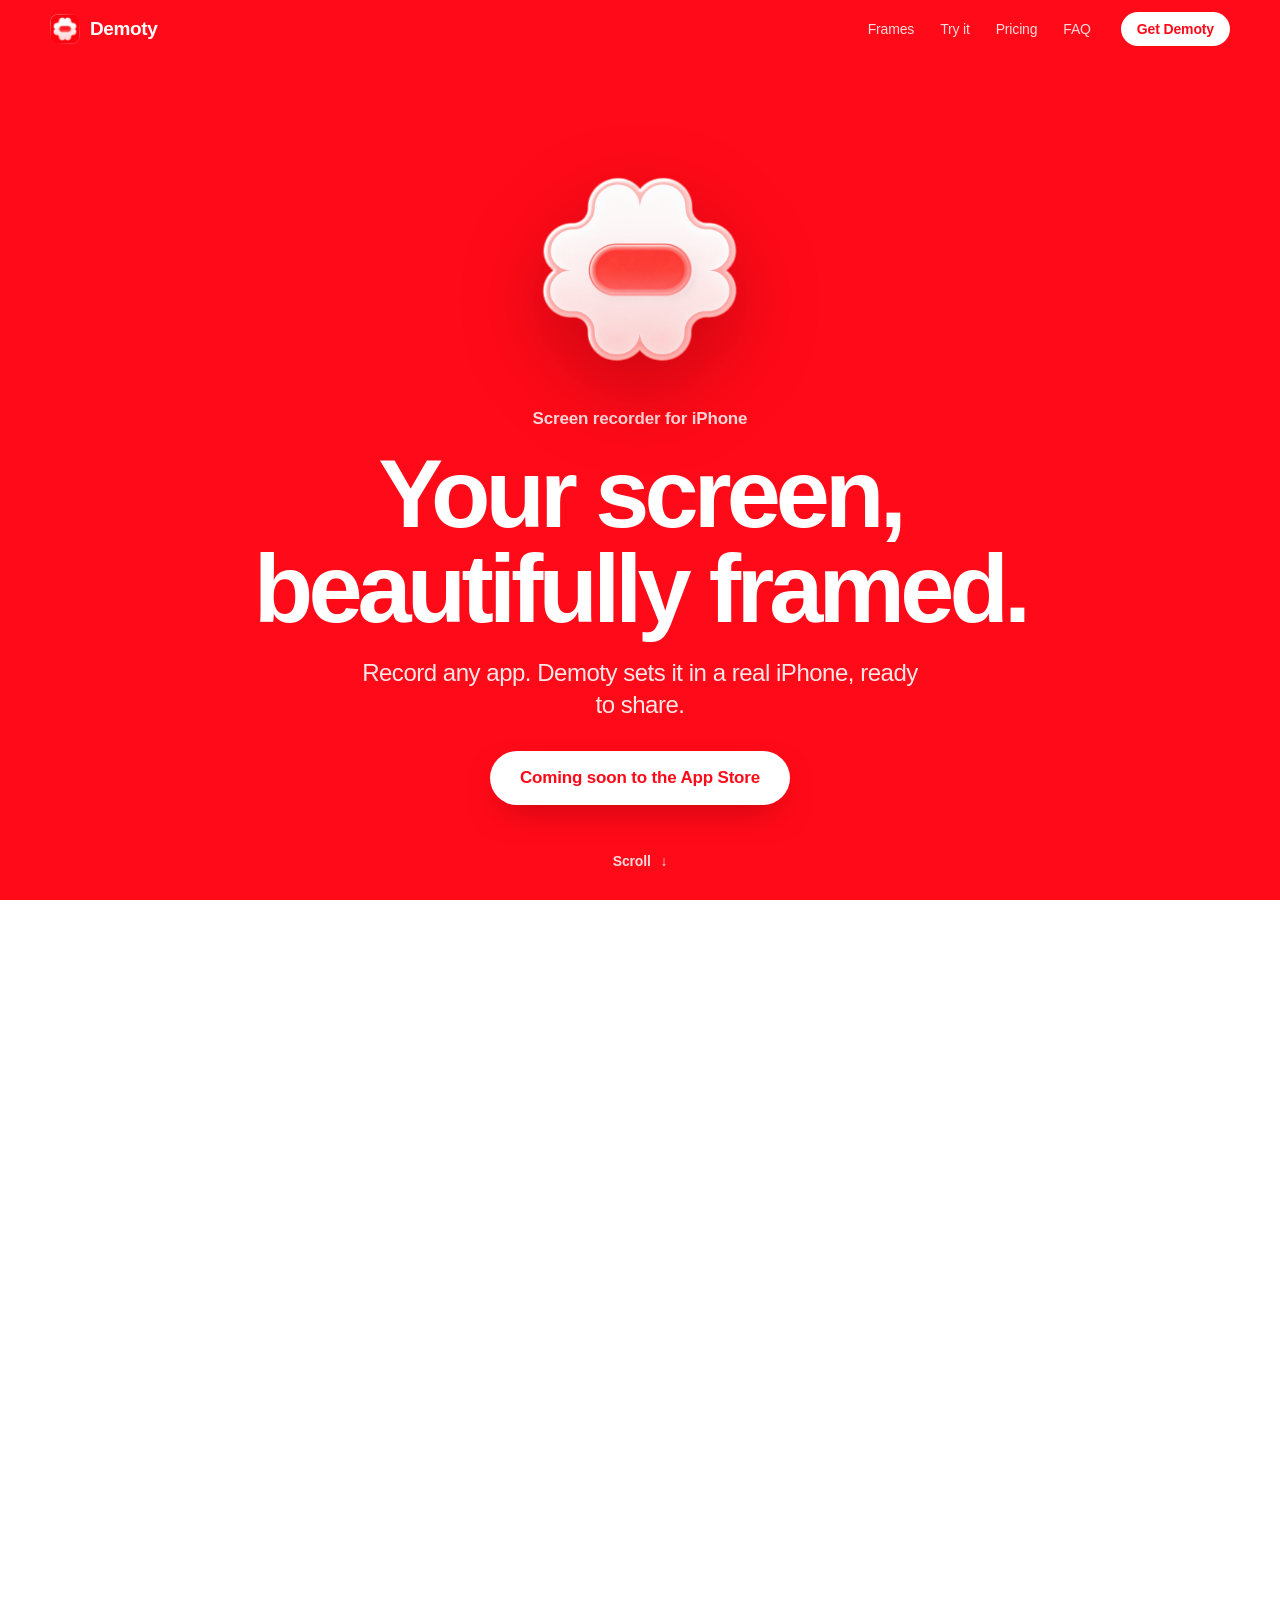
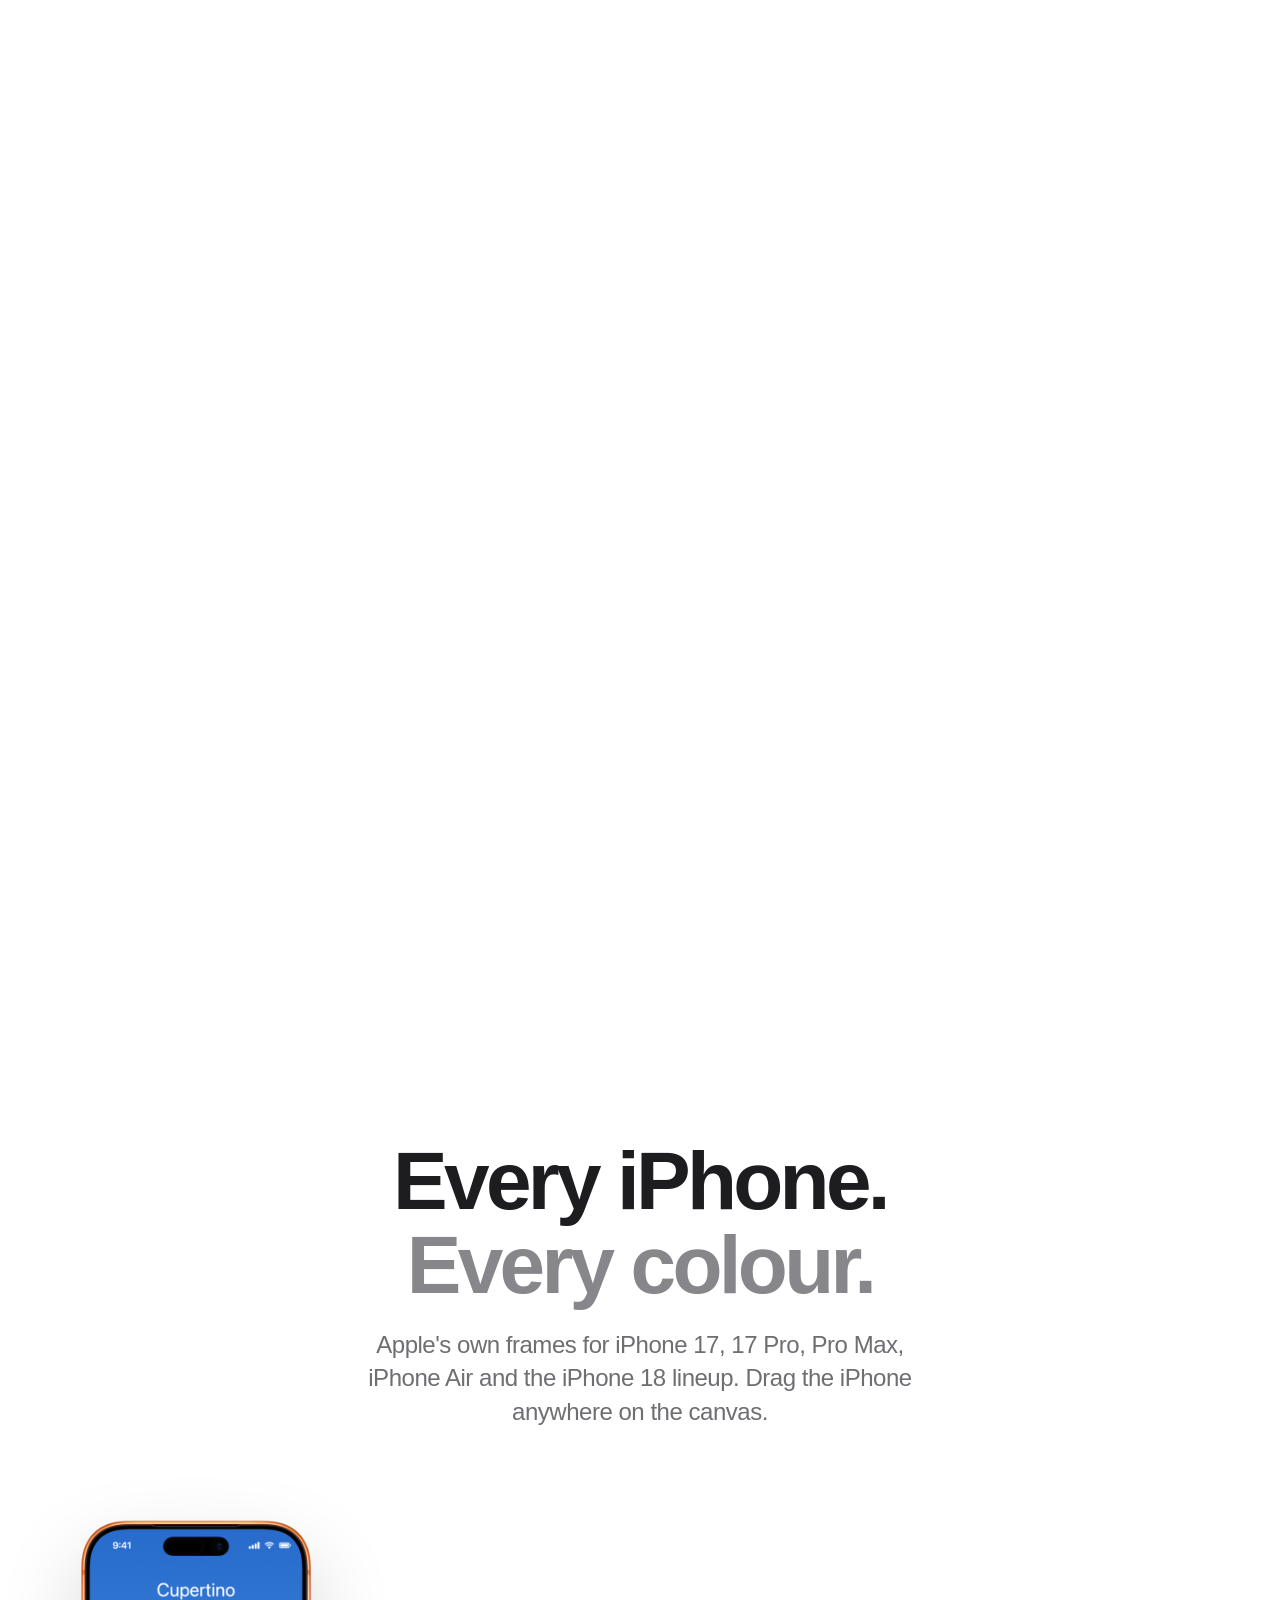
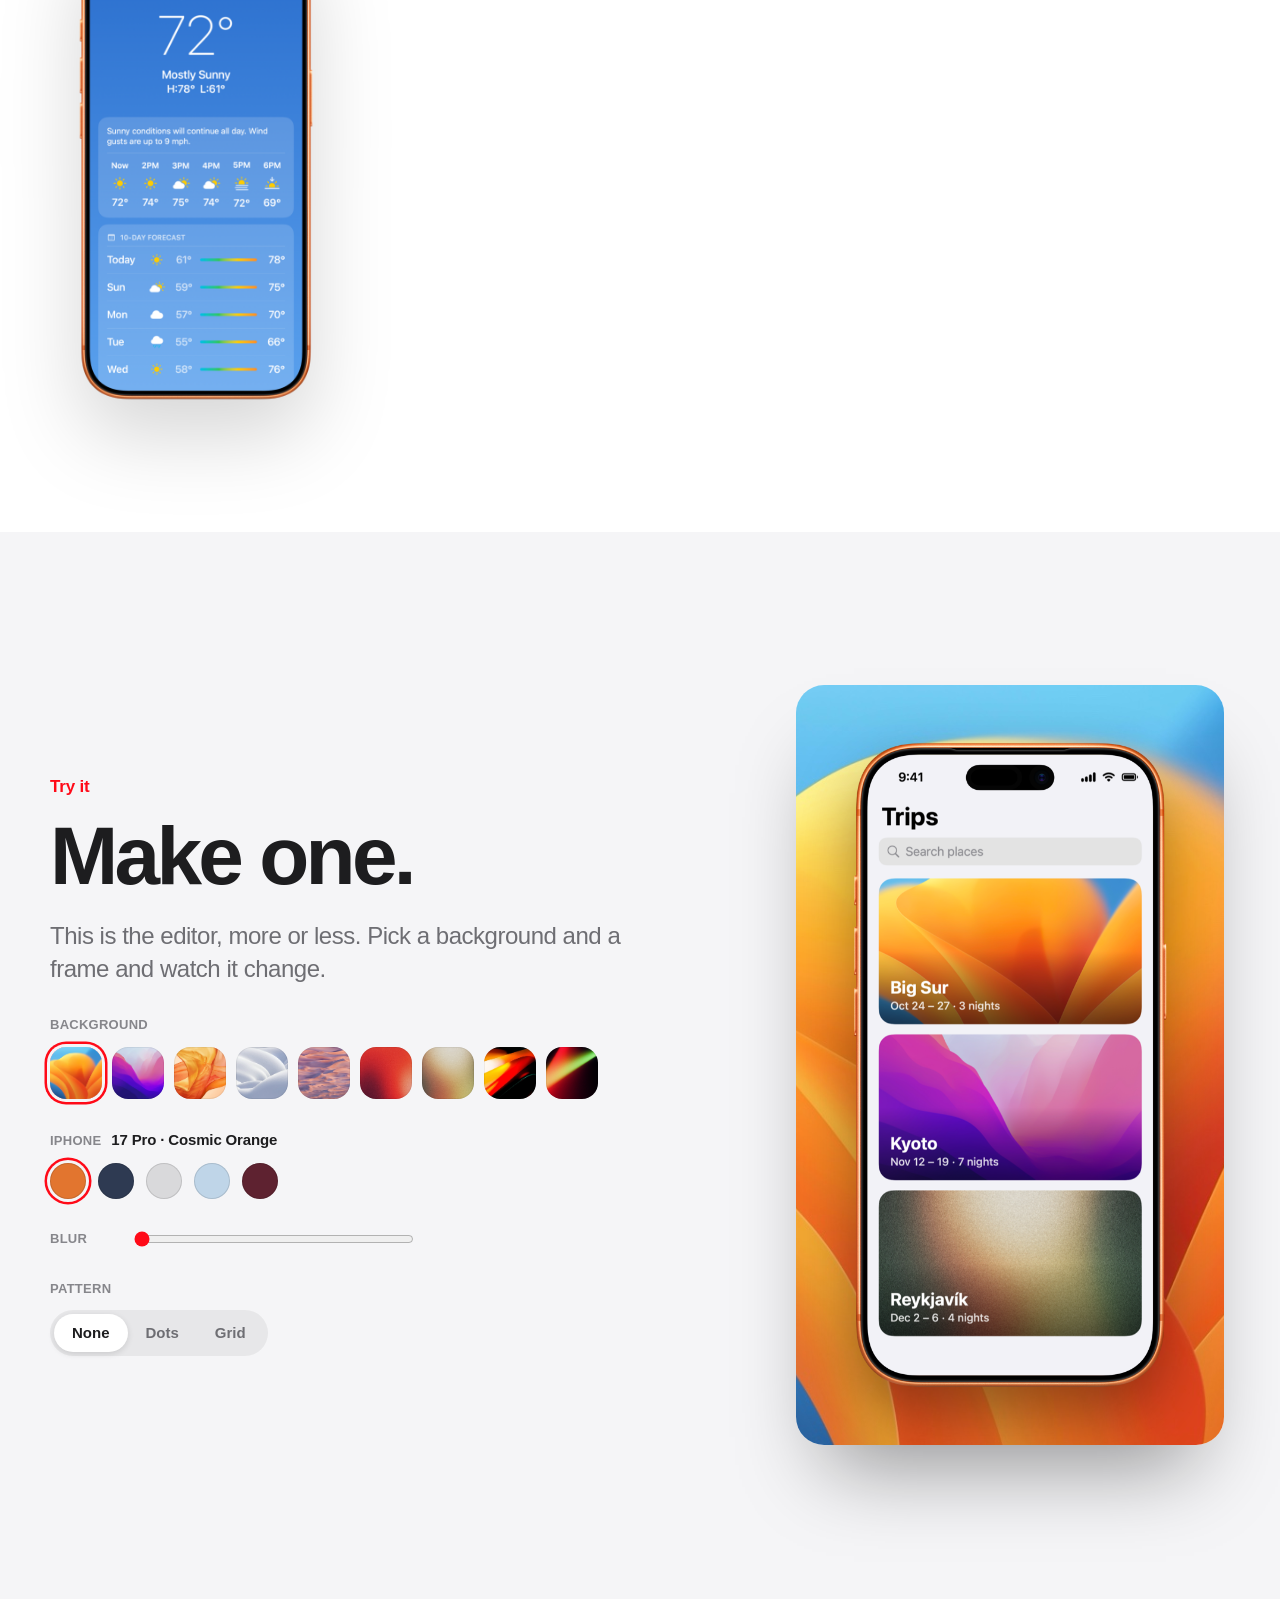
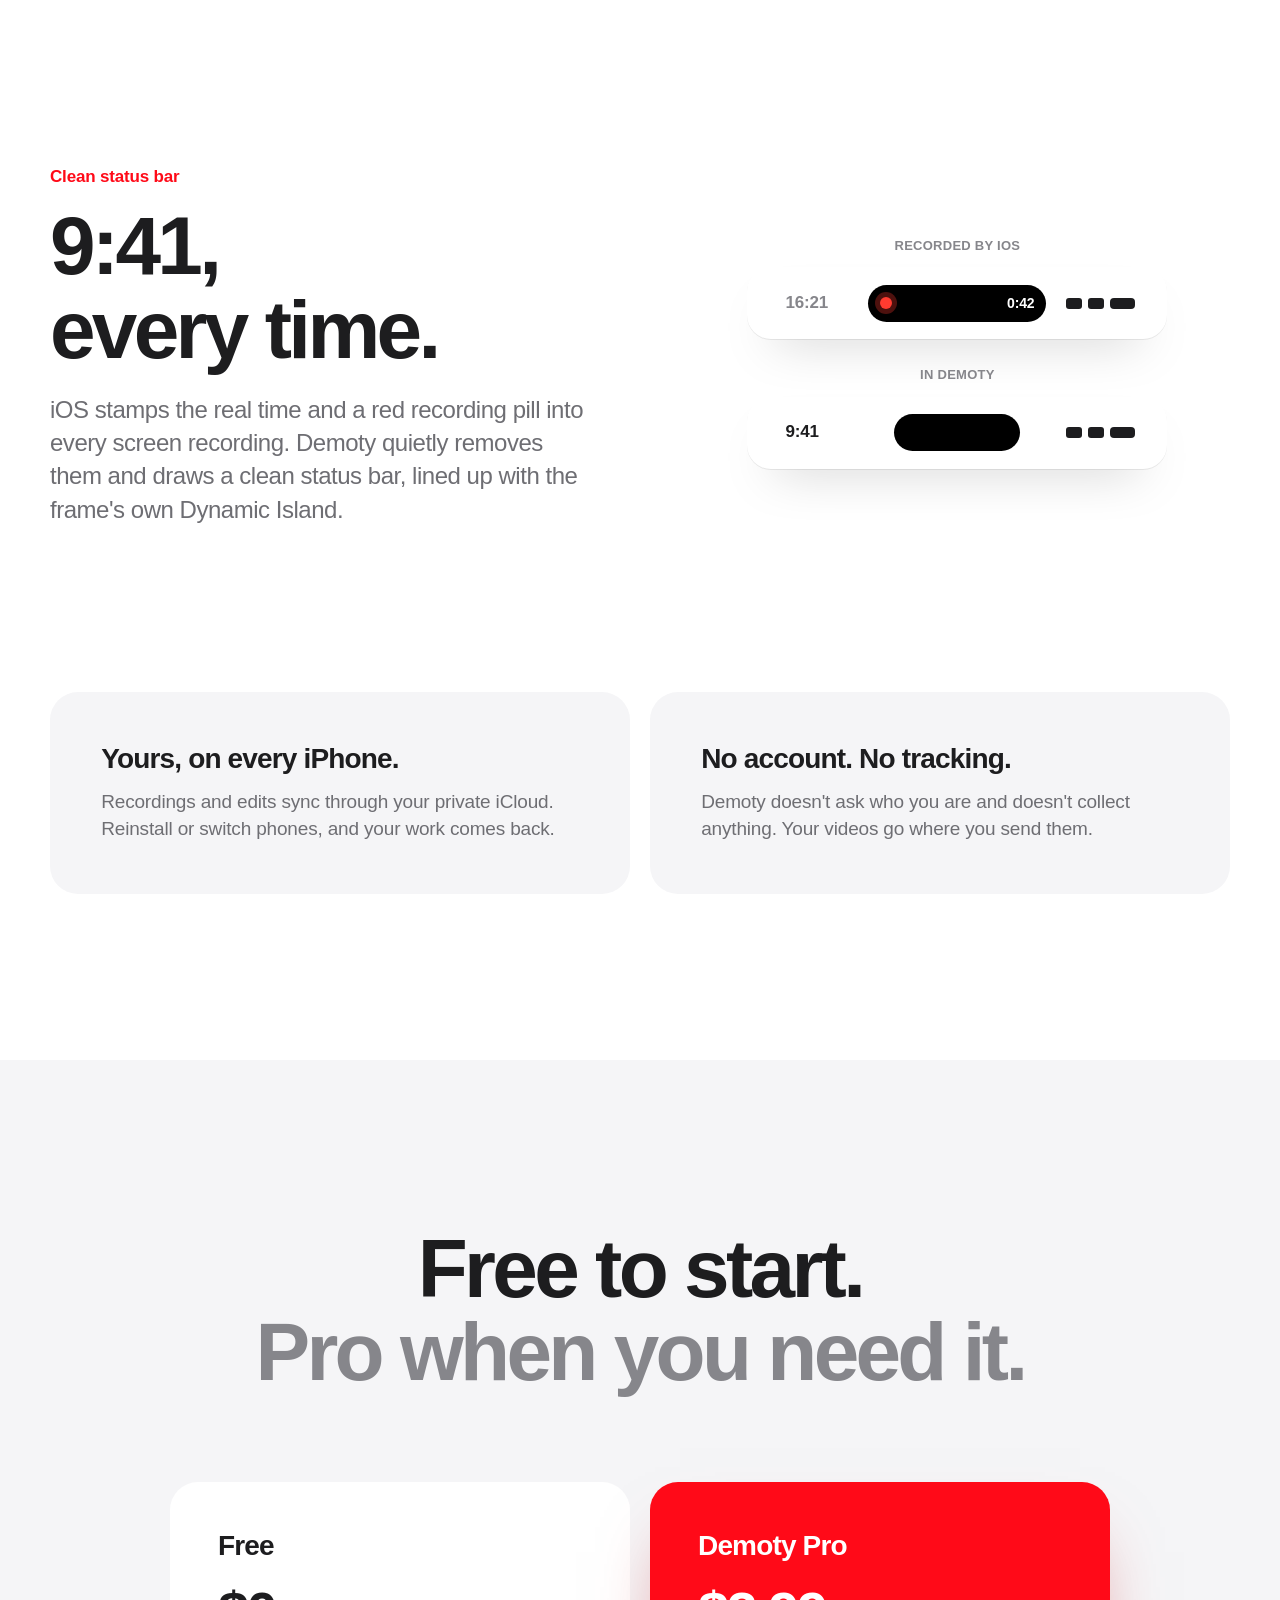
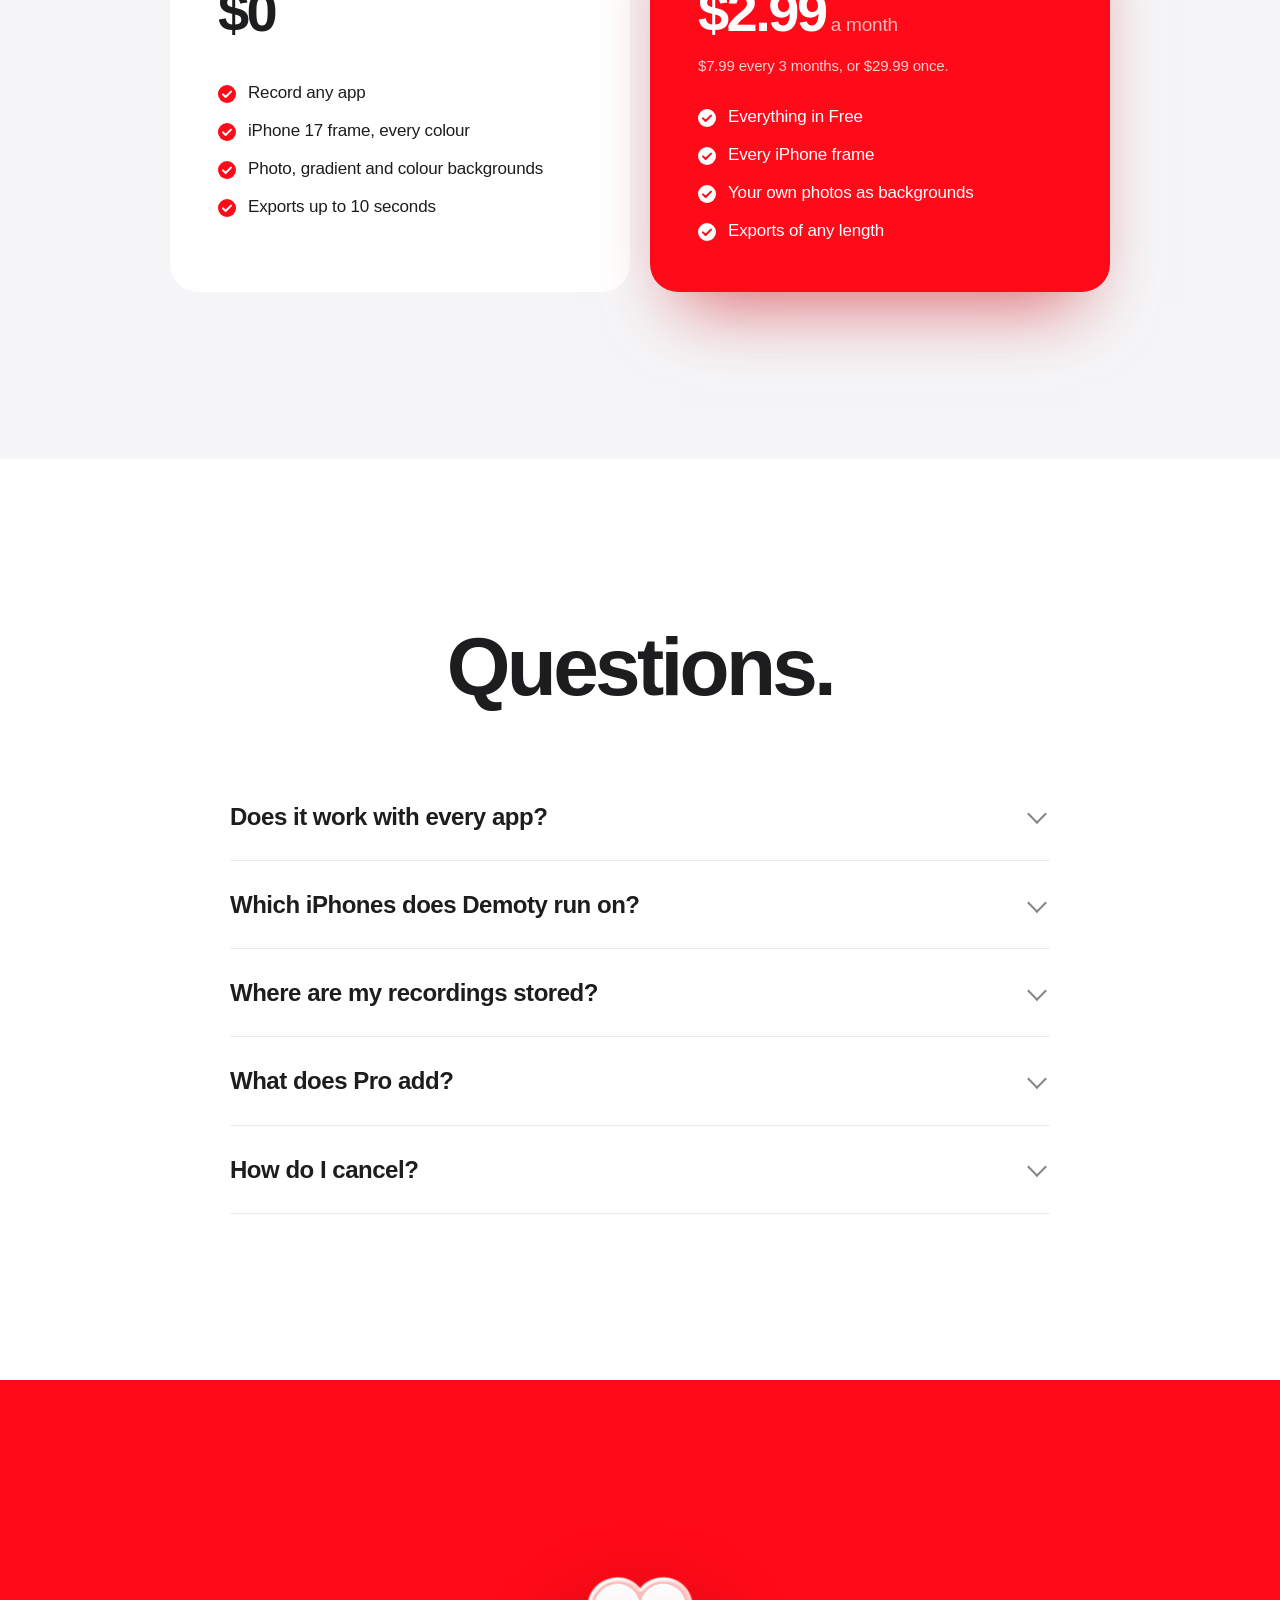
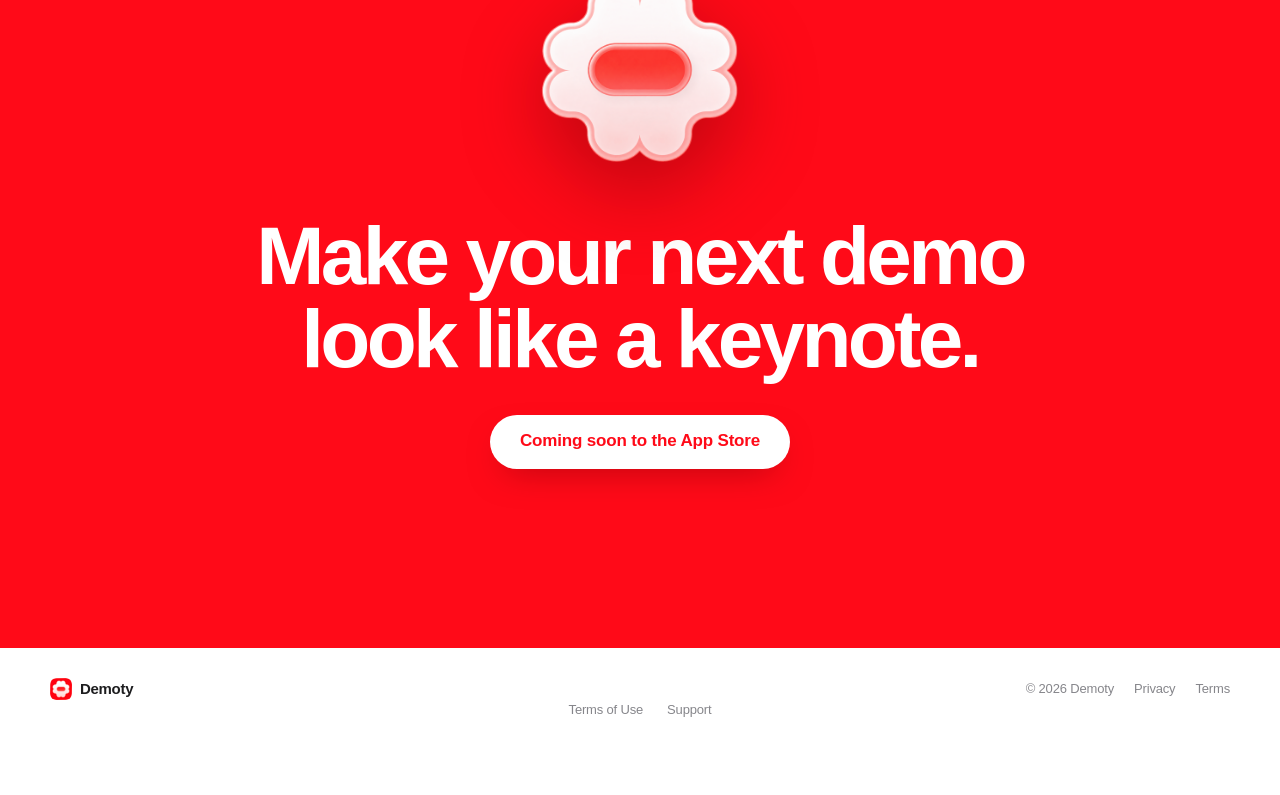
<file: demoty/index.html>
<!doctype html>
<html lang="en">
<head>
  <meta charset="utf-8">
  <meta name="viewport" content="width=device-width, initial-scale=1, viewport-fit=cover">
  <title>Demoty: Screen recordings, beautifully framed</title>
  <meta name="description" content="Record any app on your iPhone. Demoty sets it in a real iPhone frame, ready to share.">
  <meta name="theme-color" content="#ff0a18">
  <meta property="og:title" content="Demoty: Screen recordings, beautifully framed">
  <meta property="og:description" content="Record any app on your iPhone. Demoty sets it in a real iPhone frame, ready to share.">
  <meta property="og:image" content="https://othmne.cc/demoty/assets/og.jpg">
  <link rel="canonical" href="https://othmne.cc/demoty/">
  <meta name="twitter:card" content="summary_large_image">
  <link rel="icon" type="image/png" href="assets/favicon.png">
  <link rel="apple-touch-icon" href="assets/apple-touch-icon.png">
  <link rel="preload" as="image" href="assets/flower.png">
  <link rel="preload" as="image" href="assets/phone-1.png">
  <link rel="stylesheet" href="styles.css">
</head>
<body>
  <a class="skip" href="#main">Skip to content</a>

  <header class="nav" data-tone="light">
    <div class="nav-inner">
      <a class="brand" href="#top" aria-label="Demoty home">
        <img src="assets/app-icon.png" alt="" width="30" height="30">
        <span>Demoty</span>
      </a>
      <nav aria-label="Primary">
        <a href="#frames">Frames</a>
        <a href="#make">Try it</a>
        <a href="#pricing">Pricing</a>
        <a href="#faq">FAQ</a>
      </nav>
      <a class="pill pill-nav" href="#download">Get Demoty</a>
    </div>
  </header>

  <main id="main">
    <!-- 1. The logo becomes the iPhone, then the iPhone walks through the app. -->
    <section class="scene" id="top" aria-label="Demoty">
      <div class="pin">
        <div class="red" aria-hidden="true"></div>

        <div class="hero-text">
          <p class="eyebrow-light">Screen recorder for iPhone</p>
          <h1>Your screen,<br>beautifully framed.</h1>
          <p class="hero-lede">Record any app. Demoty sets it in a real iPhone, ready to share.</p>
          <a class="pill pill-white" href="#download">Coming soon to the App Store</a>
        </div>

        <div class="logo" aria-hidden="true">
          <img class="flower" src="assets/flower.png" alt="" width="600" height="600">
        </div>
        <div class="island" aria-hidden="true">
          <img src="assets/pill.png" alt="" width="430" height="225">
        </div>

        <div class="device" aria-hidden="true">
          <img src="assets/phone-1.png" alt="" width="675" height="1380">
          <img src="assets/phone-2.png" alt="" width="675" height="1380">
          <img src="assets/phone-3.png" alt="" width="675" height="1380">
          <img src="assets/phone-4.png" alt="" width="675" height="1380">
        </div>

        <ol class="chapters">
          <li>
            <span class="num">01</span>
            <h2>Record anything.</h2>
            <p>Tap the red button and use any app. Demoty keeps recording in the background until you come back and tap Stop.</p>
          </li>
          <li>
            <span class="num">02</span>
            <h2>It frames itself.</h2>
            <p>Your recording opens inside a real iPhone, on a background, already looking finished.</p>
          </li>
          <li>
            <span class="num">03</span>
            <h2>Make it yours.</h2>
            <p>Pick the iPhone and its colour, a photo or gradient, then blur it or lay a pattern over it.</p>
          </li>
          <li>
            <span class="num">04</span>
            <h2>Trim. Zoom. Share.</h2>
            <p>Cut the start and end, zoom in on the details, and save to Photos in 1080p or 4K.</p>
          </li>
        </ol>

        <p class="hint" aria-hidden="true">Scroll <span>↓</span></p>
      </div>
    </section>

    <!-- 2. Every frame, floating. -->
    <section class="frames" id="frames">
      <div class="wrap head" data-reveal>
        <h2>Every iPhone.<br><span class="muted">Every colour.</span></h2>
        <p class="lede">Apple's own frames for iPhone 17, 17&nbsp;Pro, Pro&nbsp;Max, iPhone&nbsp;Air and the iPhone&nbsp;18 lineup. Drag the iPhone anywhere on the canvas.</p>
      </div>
      <div class="float-row" aria-label="Demo apps in different iPhone frames">
        <div class="float-track">
          <img src="assets/m-weather-orange.png" alt="Weather in iPhone 17 Pro, Cosmic Orange" width="538" height="1100" loading="lazy" decoding="async">
          <img src="assets/m-fitness-blue.png" alt="Fitness in iPhone 17 Pro, Deep Blue" width="538" height="1100" loading="lazy" decoding="async">
          <img src="assets/m-music-silver.png" alt="Music in iPhone 18 Pro, Silver" width="538" height="1100" loading="lazy" decoding="async">
          <img src="assets/m-travel-sky.png" alt="Travel in iPhone Air, Sky Blue" width="527" height="1100" loading="lazy" decoding="async">
          <img src="assets/m-weather-lavender.png" alt="Weather in iPhone 17, Lavender" width="538" height="1100" loading="lazy" decoding="async">
          <img src="assets/m-fitness-burgundy.png" alt="Fitness in iPhone 18 Pro, Burgundy" width="538" height="1100" loading="lazy" decoding="async">
          <img src="assets/m-music-sage.png" alt="Music in iPhone 17, Sage" width="538" height="1100" loading="lazy" decoding="async">
        </div>
      </div>
    </section>

    <!-- 3. Try it. -->
    <section class="make" id="make">
      <div class="wrap make-grid">
        <div class="make-copy" data-reveal>
          <p class="eyebrow">Try it</p>
          <h2>Make one.</h2>
          <p class="lede">This is the editor, more or less. Pick a background and a frame and watch it change.</p>

          <div class="control">
            <p class="control-label">Background</p>
            <div class="swatches" role="radiogroup" aria-label="Background">
              <button class="swatch on" role="radio" aria-checked="true" data-bg="ventura" style="--img:url(assets/bg-ventura.jpg)" aria-label="Ventura"></button>
              <button class="swatch" role="radio" aria-checked="false" data-bg="monterey" style="--img:url(assets/bg-monterey.jpg)" aria-label="Monterey"></button>
              <button class="swatch" role="radio" aria-checked="false" data-bg="silk" style="--img:url(assets/bg-silk.jpg)" aria-label="Silk"></button>
              <button class="swatch" role="radio" aria-checked="false" data-bg="snow" style="--img:url(assets/bg-snow.jpg)" aria-label="Snow"></button>
              <button class="swatch" role="radio" aria-checked="false" data-bg="desert" style="--img:url(assets/bg-desert.jpg)" aria-label="Desert"></button>
              <button class="swatch" role="radio" aria-checked="false" data-bg="ember" style="--img:url(assets/bg-ember.jpg)" aria-label="Ember"></button>
              <button class="swatch" role="radio" aria-checked="false" data-bg="sage" style="--img:url(assets/bg-sage.jpg)" aria-label="Sage"></button>
              <button class="swatch" role="radio" aria-checked="false" data-bg="flare" style="--img:url(assets/bg-flare.jpg)" aria-label="Flare"></button>
              <button class="swatch" role="radio" aria-checked="false" data-bg="unity" style="--img:url(assets/bg-unity.jpg)" aria-label="Unity"></button>
            </div>
          </div>

          <div class="control">
            <p class="control-label">iPhone <span class="frame-name">17 Pro · Cosmic Orange</span></p>
            <div class="dots" role="radiogroup" aria-label="iPhone frame">
              <button class="dot on" role="radio" aria-checked="true" data-frame="p-orange" data-name="17 Pro · Cosmic Orange" style="--c:#e2752f" aria-label="iPhone 17 Pro, Cosmic Orange"></button>
              <button class="dot" role="radio" aria-checked="false" data-frame="p-blue" data-name="17 Pro · Deep Blue" style="--c:#2e3a52" aria-label="iPhone 17 Pro, Deep Blue"></button>
              <button class="dot" role="radio" aria-checked="false" data-frame="p-silver" data-name="17 Pro · Silver" style="--c:#d9d9db" aria-label="iPhone 17 Pro, Silver"></button>
              <button class="dot" role="radio" aria-checked="false" data-frame="p-sky" data-name="Air · Sky Blue" style="--c:#bfd5e8" aria-label="iPhone Air, Sky Blue"></button>
              <button class="dot" role="radio" aria-checked="false" data-frame="p-burgundy" data-name="18 Pro · Burgundy" style="--c:#5e2230" aria-label="iPhone 18 Pro, Burgundy"></button>
            </div>
          </div>

          <div class="control control-row">
            <label class="control-label" for="blur">Blur</label>
            <input id="blur" type="range" min="0" max="24" value="0">
          </div>

          <div class="control">
            <p class="control-label">Pattern</p>
            <div class="seg" role="radiogroup" aria-label="Pattern">
              <button class="on" role="radio" aria-checked="true" data-pattern="none">None</button>
              <button role="radio" aria-checked="false" data-pattern="dots">Dots</button>
              <button role="radio" aria-checked="false" data-pattern="grid">Grid</button>
            </div>
          </div>
        </div>

        <div class="canvas-wrap" data-reveal style="--d:120ms">
          <div class="canvas" aria-label="Preview of the framed recording">
            <div class="canvas-bg" style="--img:url(assets/bg-ventura.jpg)"></div>
            <div class="canvas-pattern"></div>
            <img class="canvas-phone" src="assets/p-orange.png" alt="A travel app in iPhone 17 Pro, Cosmic Orange" width="538" height="1100">
          </div>
        </div>
      </div>
    </section>

    <!-- 4. The status bar. -->
    <section class="statusbar">
      <div class="wrap status" data-reveal>
        <div>
          <p class="eyebrow">Clean status bar</p>
          <h2>9:41,<br>every time.</h2>
          <p class="lede">iOS stamps the real time and a red recording pill into every screen recording. Demoty quietly removes them and draws a clean status bar, lined up with the frame's own Dynamic Island.</p>
        </div>
        <div class="bars" aria-hidden="true">
          <p class="bar-label">Recorded by iOS</p>
          <div class="bar"><span class="t muted">16:21</span><span class="isle isle-rec"><i></i><b>0:42</b></span><span class="ic"><i></i><i></i><i></i></span></div>
          <p class="bar-label">In Demoty</p>
          <div class="bar"><span class="t">9:41</span><span class="isle"></span><span class="ic"><i></i><i></i><i></i></span></div>
        </div>
      </div>
    </section>

    <!-- 5. Trust. -->
    <section class="trust">
      <div class="wrap trust-grid">
        <article data-reveal>
          <h3>Yours, on every iPhone.</h3>
          <p>Recordings and edits sync through your private iCloud. Reinstall or switch phones, and your work comes back.</p>
        </article>
        <article data-reveal style="--d:90ms">
          <h3>No account. No tracking.</h3>
          <p>Demoty doesn't ask who you are and doesn't collect anything. Your videos go where you send them.</p>
        </article>
      </div>
    </section>

    <!-- 6. Pricing. -->
    <section class="pricing" id="pricing">
      <div class="wrap">
        <div class="head" data-reveal>
          <h2>Free to start.<br><span class="muted">Pro when you need it.</span></h2>
        </div>
        <div class="plans">
          <article class="plan" data-reveal>
            <h3>Free</h3>
            <p class="price">$0</p>
            <ul class="ticks">
              <li>Record any app</li>
              <li>iPhone 17 frame, every colour</li>
              <li>Photo, gradient and colour backgrounds</li>
              <li>Exports up to 10 seconds</li>
            </ul>
          </article>
          <article class="plan plan-pro" data-reveal style="--d:90ms">
            <h3>Demoty Pro</h3>
            <p class="price">$2.99<span> a month</span></p>
            <p class="alt">$7.99 every 3 months, or $29.99 once.</p>
            <ul class="ticks">
              <li>Everything in Free</li>
              <li>Every iPhone frame</li>
              <li>Your own photos as backgrounds</li>
              <li>Exports of any length</li>
            </ul>
          </article>
        </div>
      </div>
    </section>

    <!-- 7. FAQ. -->
    <section class="faq-section" id="faq">
      <div class="wrap narrow">
        <h2 class="faq-title" data-reveal>Questions.</h2>
        <div class="faq" data-reveal>
          <details>
            <summary>Does it work with every app?</summary>
            <p>Demoty records whatever is on your screen. A few apps protect their content, like some video streaming apps, and those show as black, as they do in any screen recording.</p>
          </details>
          <details>
            <summary>Which iPhones does Demoty run on?</summary>
            <p>Any iPhone with iOS 26 or later.</p>
          </details>
          <details>
            <summary>Where are my recordings stored?</summary>
            <p>On your iPhone, and in your private iCloud if iCloud Sync is on. You can turn it off in Demoty's Settings.</p>
          </details>
          <details>
            <summary>What does Pro add?</summary>
            <p>Every iPhone frame beyond the iPhone 17, your own photos as backgrounds, and exports longer than 10 seconds.</p>
          </details>
          <details>
            <summary>How do I cancel?</summary>
            <p>Subscriptions are handled by Apple. Cancel anytime in Settings › your name › Subscriptions, at least a day before it renews. Lifetime is a one-time purchase.</p>
          </details>
        </div>
      </div>
    </section>

    <!-- 8. Download. -->
    <section class="final" id="download">
      <div class="wrap final-inner" data-reveal>
        <img src="assets/logo.png" alt="" width="512" height="512" loading="lazy" decoding="async">
        <h2>Make your next demo<br>look like a keynote.</h2>
        <a class="pill pill-white" href="#download">Coming soon to the App Store</a>
      </div>
    </section>
  </main>

  <footer class="footer">
    <div class="wrap footer-inner">
      <a class="brand brand-sm" href="#top"><img src="assets/app-icon.png" alt="" width="22" height="22"><span>Demoty</span></a>
      <p>© 2026 Demoty</p>
      <nav aria-label="Legal">
        <a href="privacy/">Privacy</a>
        <a href="https://www.apple.com/legal/internet-services/itunes/dev/stdeula/">Terms</a>
      </nav>
    </div>
  <div class="wrap" style="padding:0 0 32px;display:flex;gap:24px;justify-content:center"><a href="terms/">Terms of Use</a><a href="support/">Support</a></div></footer>

  <script src="main.js" defer></script>
</body>
</html>
</file>
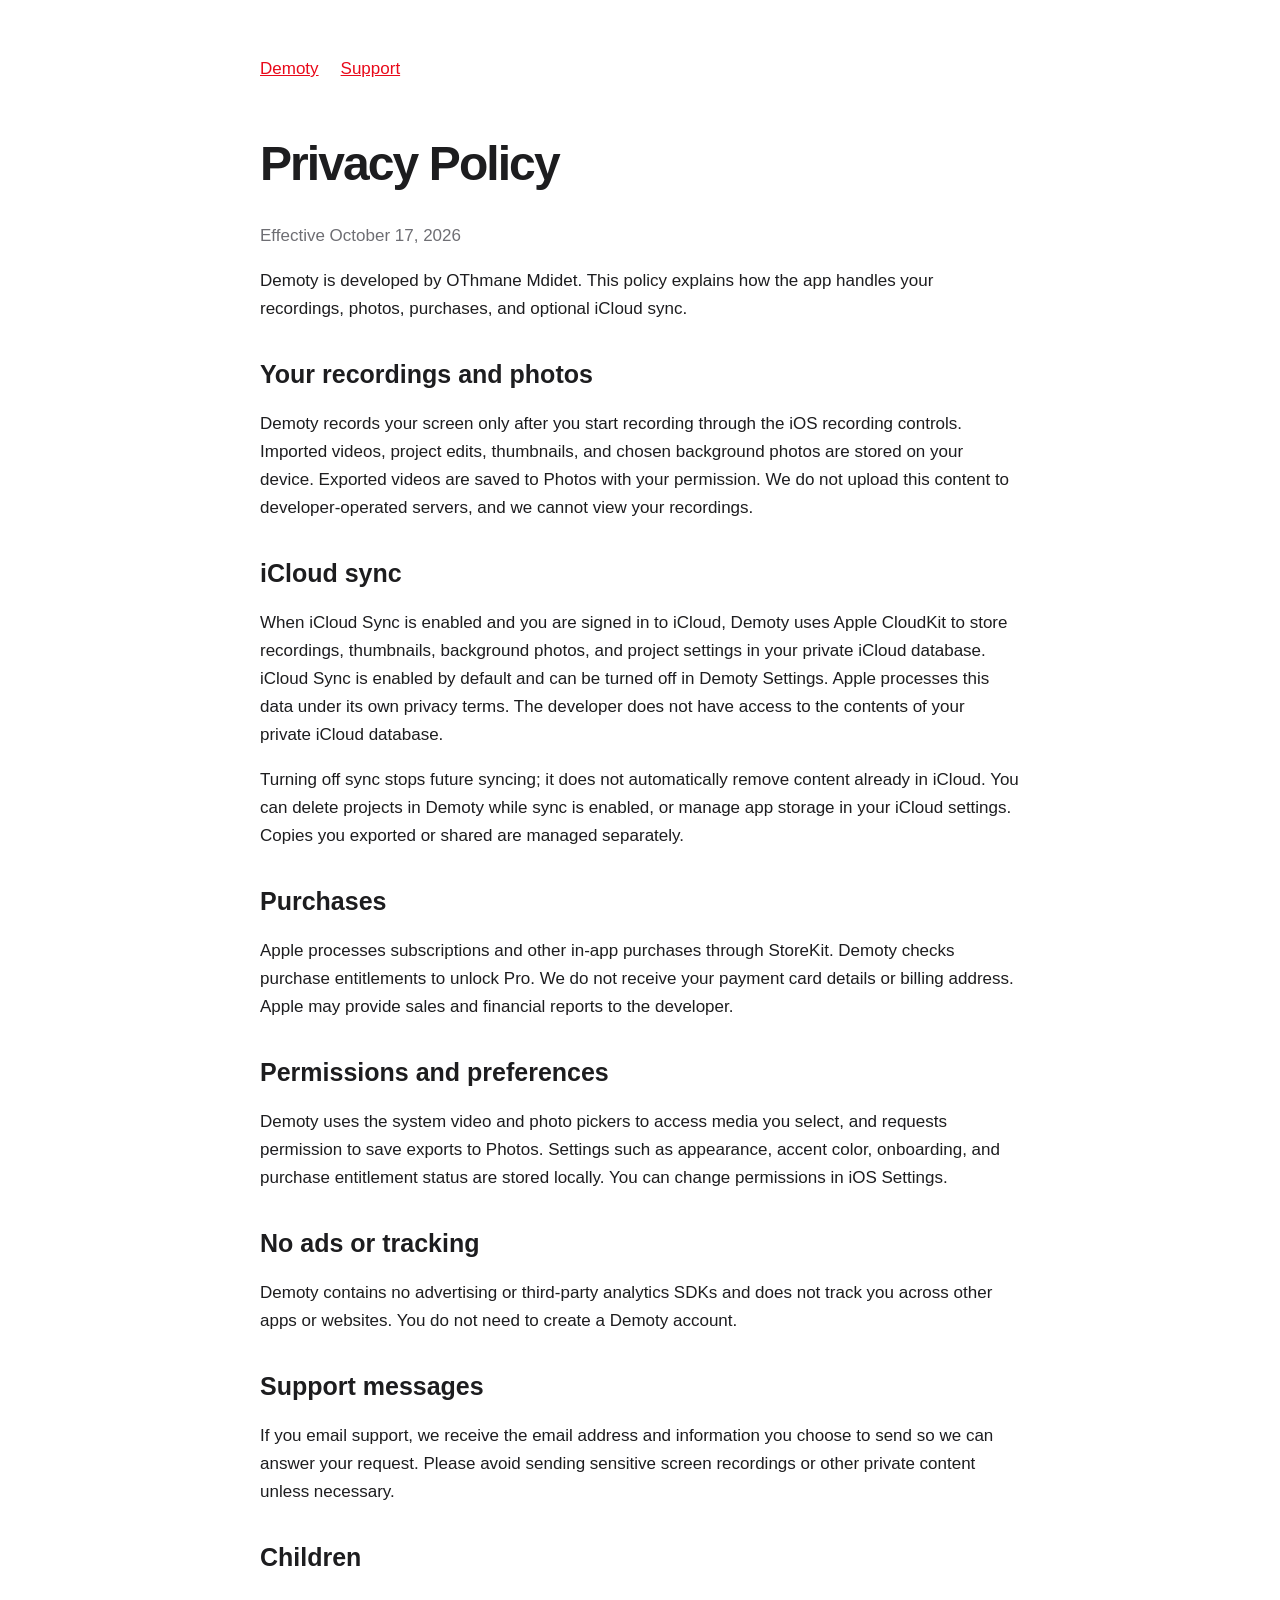
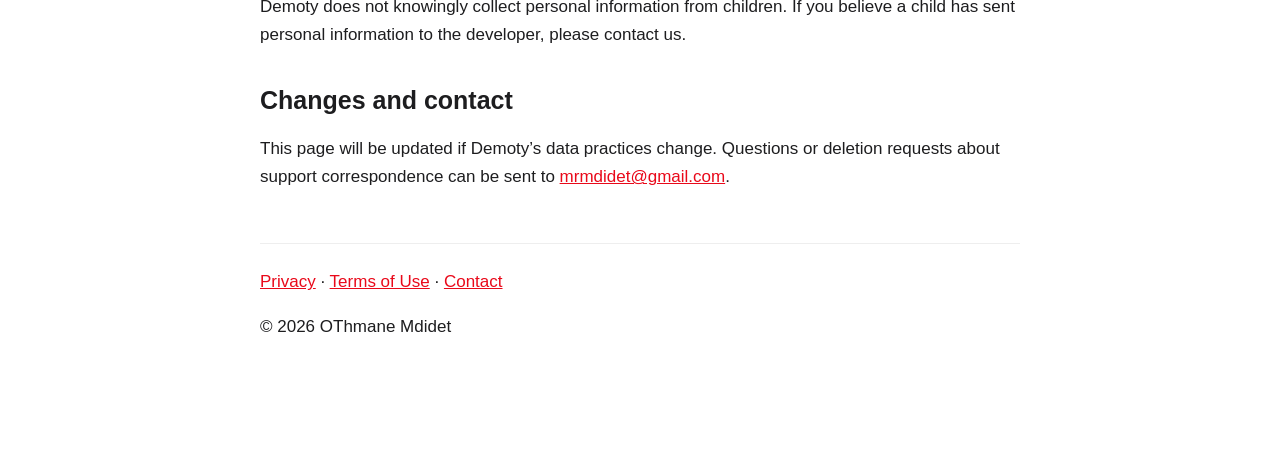
<file: demoty/privacy/index.html>
<!doctype html><html lang="en"><head><meta charset="utf-8"><meta name="viewport" content="width=device-width,initial-scale=1"><title>Privacy Policy — Demoty</title><meta name="theme-color" content="#ff0a18"><link rel="icon" href="/demoty/assets/favicon.png"><style>body{margin:0;background:#fff;color:#1d1d1f;font:17px/1.65 -apple-system,BlinkMacSystemFont,"Helvetica Neue",sans-serif}main{max-width:760px;margin:auto;padding:55px 24px 90px}nav{display:flex;gap:22px;margin-bottom:55px}a{color:#e9091a}h1{font-size:48px;line-height:1.08;letter-spacing:-.04em}h2{font-size:25px;margin-top:36px;line-height:1.2}.date{color:#6e6e73}footer{border-top:1px solid #eee;margin-top:52px;padding-top:24px}li{margin:8px 0}</style></head><body><main><nav><a href="/demoty/">Demoty</a><a href="/demoty/support/">Support</a></nav><h1>Privacy Policy</h1><p class="date">Effective October 17, 2026</p><p>Demoty is developed by OThmane Mdidet. This policy explains how the app handles your recordings, photos, purchases, and optional iCloud sync.</p><h2>Your recordings and photos</h2><p>Demoty records your screen only after you start recording through the iOS recording controls. Imported videos, project edits, thumbnails, and chosen background photos are stored on your device. Exported videos are saved to Photos with your permission. We do not upload this content to developer-operated servers, and we cannot view your recordings.</p><h2>iCloud sync</h2><p>When iCloud Sync is enabled and you are signed in to iCloud, Demoty uses Apple CloudKit to store recordings, thumbnails, background photos, and project settings in your private iCloud database. iCloud Sync is enabled by default and can be turned off in Demoty Settings. Apple processes this data under its own privacy terms. The developer does not have access to the contents of your private iCloud database.</p><p>Turning off sync stops future syncing; it does not automatically remove content already in iCloud. You can delete projects in Demoty while sync is enabled, or manage app storage in your iCloud settings. Copies you exported or shared are managed separately.</p><h2>Purchases</h2><p>Apple processes subscriptions and other in-app purchases through StoreKit. Demoty checks purchase entitlements to unlock Pro. We do not receive your payment card details or billing address. Apple may provide sales and financial reports to the developer.</p><h2>Permissions and preferences</h2><p>Demoty uses the system video and photo pickers to access media you select, and requests permission to save exports to Photos. Settings such as appearance, accent color, onboarding, and purchase entitlement status are stored locally. You can change permissions in iOS Settings.</p><h2>No ads or tracking</h2><p>Demoty contains no advertising or third-party analytics SDKs and does not track you across other apps or websites. You do not need to create a Demoty account.</p><h2>Support messages</h2><p>If you email support, we receive the email address and information you choose to send so we can answer your request. Please avoid sending sensitive screen recordings or other private content unless necessary.</p><h2>Children</h2><p>Demoty does not knowingly collect personal information from children. If you believe a child has sent personal information to the developer, please contact us.</p><h2>Changes and contact</h2><p>This page will be updated if Demoty’s data practices change. Questions or deletion requests about support correspondence can be sent to <a href="mailto:mrmdidet@gmail.com">mrmdidet@gmail.com</a>.</p><footer><a href="/demoty/privacy/">Privacy</a> · <a href="/demoty/terms/">Terms of Use</a> · <a href="mailto:mrmdidet@gmail.com">Contact</a><p>© 2026 OThmane Mdidet</p></footer></main></body></html>
</file>
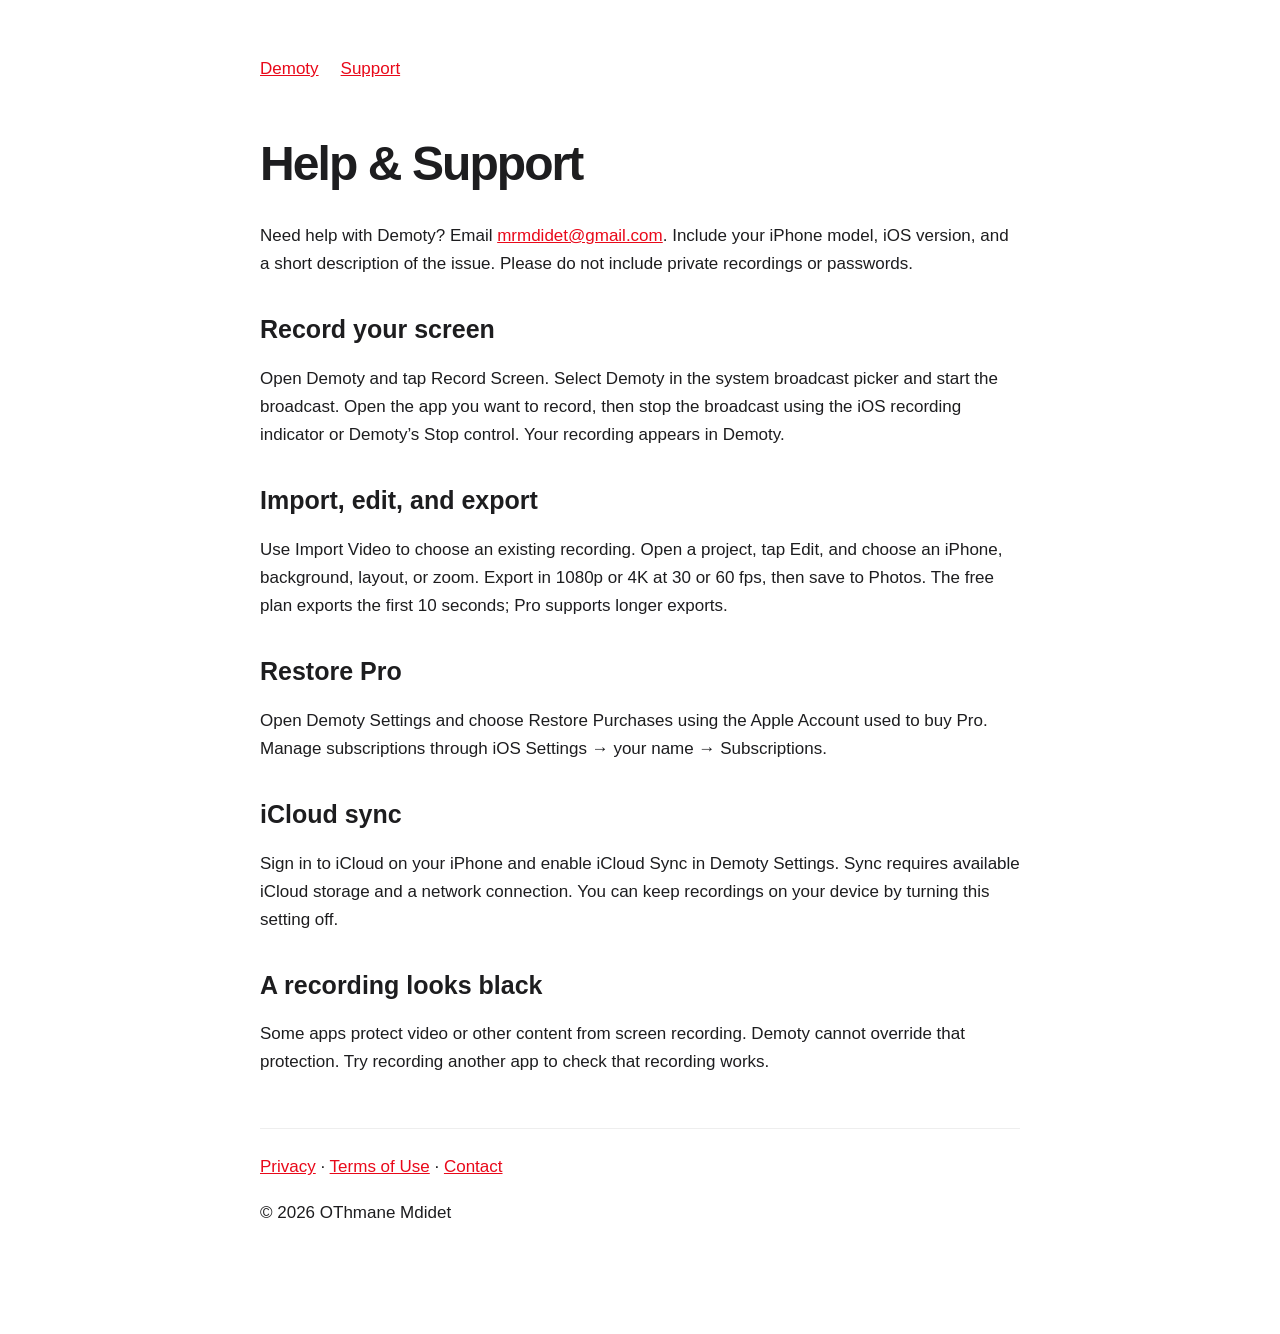
<file: demoty/support/index.html>
<!doctype html><html lang="en"><head><meta charset="utf-8"><meta name="viewport" content="width=device-width,initial-scale=1"><title>Help & Support — Demoty</title><meta name="theme-color" content="#ff0a18"><link rel="icon" href="/demoty/assets/favicon.png"><style>body{margin:0;background:#fff;color:#1d1d1f;font:17px/1.65 -apple-system,BlinkMacSystemFont,"Helvetica Neue",sans-serif}main{max-width:760px;margin:auto;padding:55px 24px 90px}nav{display:flex;gap:22px;margin-bottom:55px}a{color:#e9091a}h1{font-size:48px;line-height:1.08;letter-spacing:-.04em}h2{font-size:25px;margin-top:36px;line-height:1.2}.date{color:#6e6e73}footer{border-top:1px solid #eee;margin-top:52px;padding-top:24px}li{margin:8px 0}</style></head><body><main><nav><a href="/demoty/">Demoty</a><a href="/demoty/support/">Support</a></nav><h1>Help & Support</h1><p>Need help with Demoty? Email <a href="mailto:mrmdidet@gmail.com?subject=Demoty%20Support">mrmdidet@gmail.com</a>. Include your iPhone model, iOS version, and a short description of the issue. Please do not include private recordings or passwords.</p><h2>Record your screen</h2><p>Open Demoty and tap Record Screen. Select Demoty in the system broadcast picker and start the broadcast. Open the app you want to record, then stop the broadcast using the iOS recording indicator or Demoty’s Stop control. Your recording appears in Demoty.</p><h2>Import, edit, and export</h2><p>Use Import Video to choose an existing recording. Open a project, tap Edit, and choose an iPhone, background, layout, or zoom. Export in 1080p or 4K at 30 or 60 fps, then save to Photos. The free plan exports the first 10 seconds; Pro supports longer exports.</p><h2>Restore Pro</h2><p>Open Demoty Settings and choose Restore Purchases using the Apple Account used to buy Pro. Manage subscriptions through iOS Settings → your name → Subscriptions.</p><h2>iCloud sync</h2><p>Sign in to iCloud on your iPhone and enable iCloud Sync in Demoty Settings. Sync requires available iCloud storage and a network connection. You can keep recordings on your device by turning this setting off.</p><h2>A recording looks black</h2><p>Some apps protect video or other content from screen recording. Demoty cannot override that protection. Try recording another app to check that recording works.</p><footer><a href="/demoty/privacy/">Privacy</a> · <a href="/demoty/terms/">Terms of Use</a> · <a href="mailto:mrmdidet@gmail.com">Contact</a><p>© 2026 OThmane Mdidet</p></footer></main></body></html>
</file>
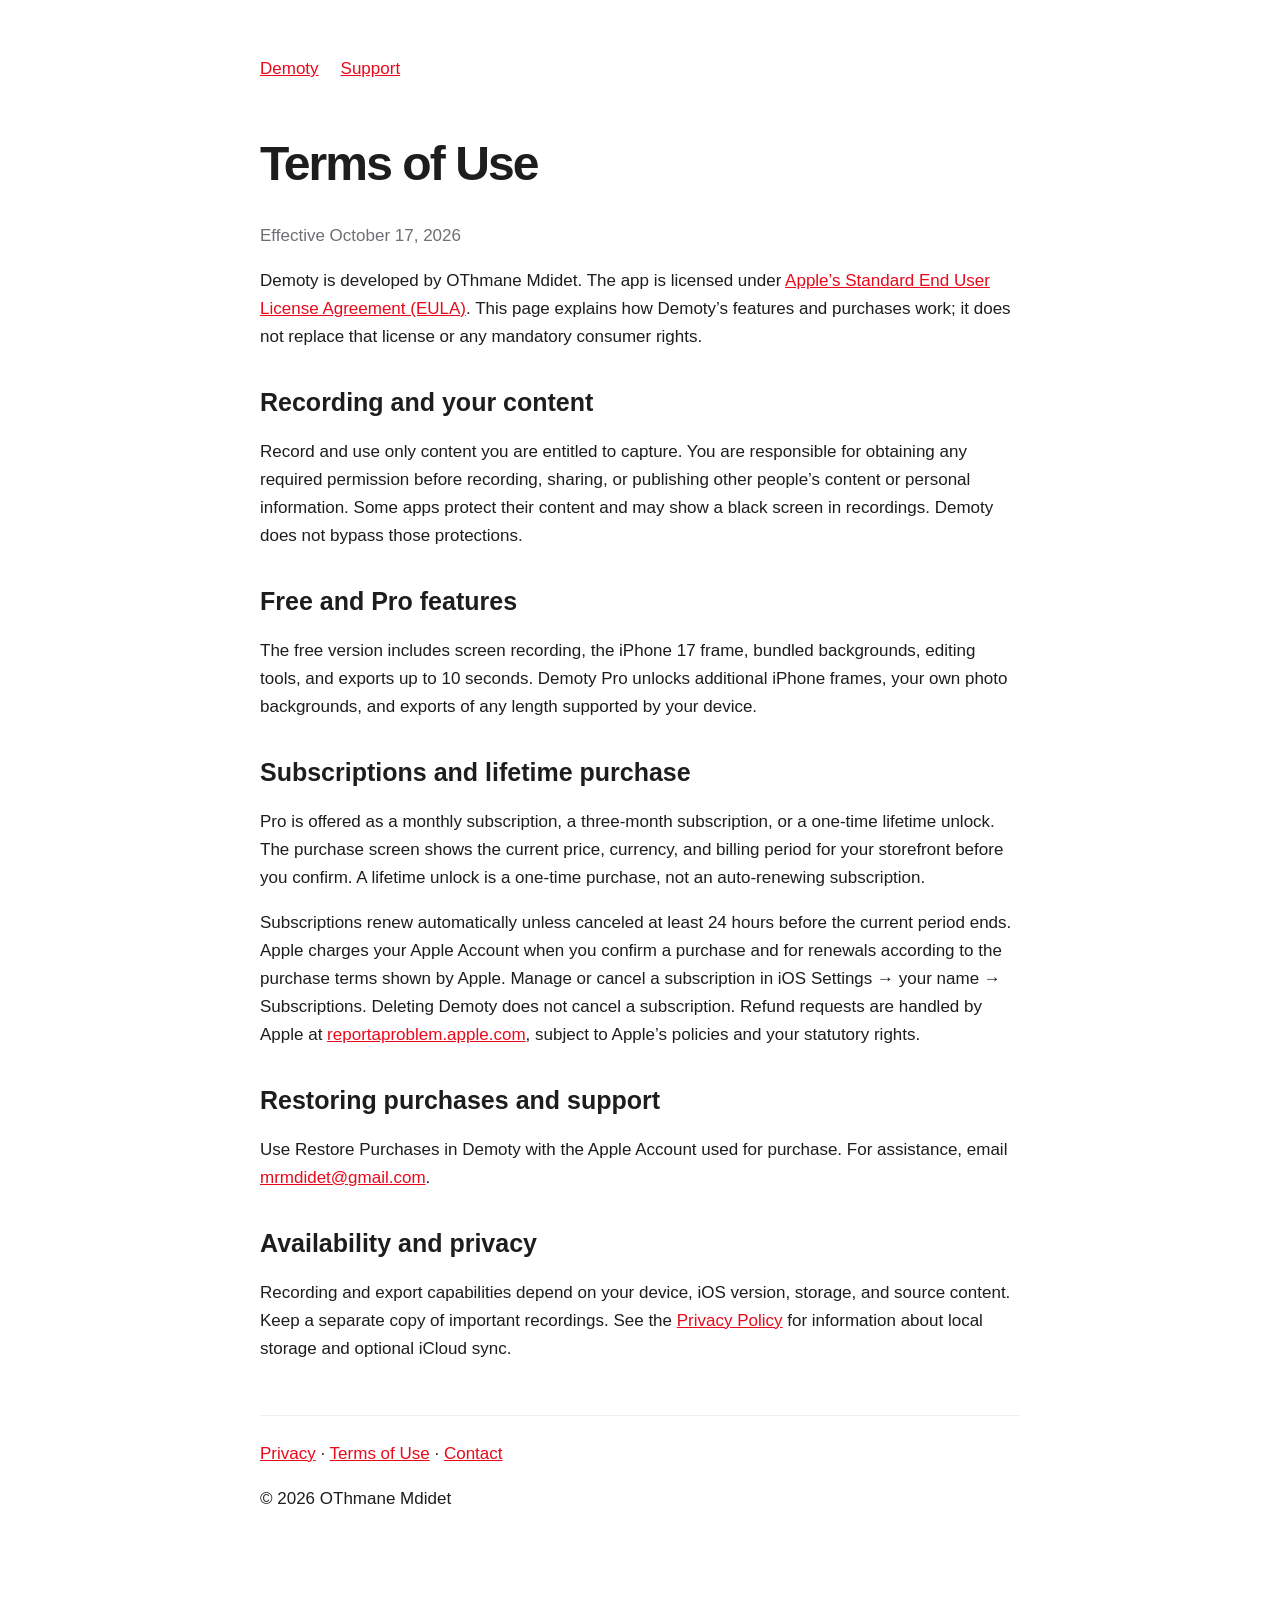
<file: demoty/terms/index.html>
<!doctype html><html lang="en"><head><meta charset="utf-8"><meta name="viewport" content="width=device-width,initial-scale=1"><title>Terms of Use — Demoty</title><meta name="theme-color" content="#ff0a18"><link rel="icon" href="/demoty/assets/favicon.png"><style>body{margin:0;background:#fff;color:#1d1d1f;font:17px/1.65 -apple-system,BlinkMacSystemFont,"Helvetica Neue",sans-serif}main{max-width:760px;margin:auto;padding:55px 24px 90px}nav{display:flex;gap:22px;margin-bottom:55px}a{color:#e9091a}h1{font-size:48px;line-height:1.08;letter-spacing:-.04em}h2{font-size:25px;margin-top:36px;line-height:1.2}.date{color:#6e6e73}footer{border-top:1px solid #eee;margin-top:52px;padding-top:24px}li{margin:8px 0}</style></head><body><main><nav><a href="/demoty/">Demoty</a><a href="/demoty/support/">Support</a></nav><h1>Terms of Use</h1><p class="date">Effective October 17, 2026</p><p>Demoty is developed by OThmane Mdidet. The app is licensed under <a href="https://www.apple.com/legal/internet-services/itunes/dev/stdeula/">Apple’s Standard End User License Agreement (EULA)</a>. This page explains how Demoty’s features and purchases work; it does not replace that license or any mandatory consumer rights.</p><h2>Recording and your content</h2><p>Record and use only content you are entitled to capture. You are responsible for obtaining any required permission before recording, sharing, or publishing other people’s content or personal information. Some apps protect their content and may show a black screen in recordings. Demoty does not bypass those protections.</p><h2>Free and Pro features</h2><p>The free version includes screen recording, the iPhone 17 frame, bundled backgrounds, editing tools, and exports up to 10 seconds. Demoty Pro unlocks additional iPhone frames, your own photo backgrounds, and exports of any length supported by your device.</p><h2>Subscriptions and lifetime purchase</h2><p>Pro is offered as a monthly subscription, a three-month subscription, or a one-time lifetime unlock. The purchase screen shows the current price, currency, and billing period for your storefront before you confirm. A lifetime unlock is a one-time purchase, not an auto-renewing subscription.</p><p>Subscriptions renew automatically unless canceled at least 24 hours before the current period ends. Apple charges your Apple Account when you confirm a purchase and for renewals according to the purchase terms shown by Apple. Manage or cancel a subscription in iOS Settings → your name → Subscriptions. Deleting Demoty does not cancel a subscription. Refund requests are handled by Apple at <a href="https://reportaproblem.apple.com/">reportaproblem.apple.com</a>, subject to Apple’s policies and your statutory rights.</p><h2>Restoring purchases and support</h2><p>Use Restore Purchases in Demoty with the Apple Account used for purchase. For assistance, email <a href="mailto:mrmdidet@gmail.com">mrmdidet@gmail.com</a>.</p><h2>Availability and privacy</h2><p>Recording and export capabilities depend on your device, iOS version, storage, and source content. Keep a separate copy of important recordings. See the <a href="/demoty/privacy/">Privacy Policy</a> for information about local storage and optional iCloud sync.</p><footer><a href="/demoty/privacy/">Privacy</a> · <a href="/demoty/terms/">Terms of Use</a> · <a href="mailto:mrmdidet@gmail.com">Contact</a><p>© 2026 OThmane Mdidet</p></footer></main></body></html>
</file>
<file: demoty/styles.css>
/* Demoty — one red, one type scale, one radius scale. */

:root {
  --red: #ff0a18;
  --red-deep: #d90010;
  --ink: #1d1d1f;
  --ink-2: #6e6e73;
  --ink-3: #86868b;
  --bg: #ffffff;
  --tint: #f5f5f7;
  --card: #ffffff;
  --line: rgba(0, 0, 0, 0.08);
  --r-card: 28px;
  --wrap: 1180px;
  --ease: cubic-bezier(0.22, 1, 0.36, 1);
  color-scheme: light;
}

* { box-sizing: border-box; }
html { -webkit-text-size-adjust: 100%; }
body {
  margin: 0;
  background: var(--bg);
  color: var(--ink);
  font-family: -apple-system, BlinkMacSystemFont, "SF Pro Text", "Inter", "Helvetica Neue", Arial, sans-serif;
  font-size: 17px;
  line-height: 1.47;
  letter-spacing: -0.01em;
  -webkit-font-smoothing: antialiased;
  overflow-x: clip;
}
img { display: block; max-width: 100%; height: auto; }
a { color: inherit; }
button { font: inherit; color: inherit; }
h1, h2, h3 {
  font-family: -apple-system, BlinkMacSystemFont, "SF Pro Display", "Inter", "Helvetica Neue", Arial, sans-serif;
  margin: 0; font-weight: 700;
}
h2 { font-size: clamp(40px, 6.4vw, 88px); line-height: 1.02; letter-spacing: -0.045em; }
h3 { font-size: 28px; line-height: 1.12; letter-spacing: -0.03em; font-weight: 600; }
p { margin: 0; }

.wrap { width: min(var(--wrap), 100% - 40px); margin-inline: auto; }
.narrow { width: min(820px, 100% - 40px); }
.muted { color: var(--ink-3); }
.eyebrow { color: var(--red); font-size: 17px; font-weight: 600; margin-bottom: 14px; }
.lede { font-size: clamp(19px, 1.9vw, 24px); line-height: 1.38; color: var(--ink-2); letter-spacing: -0.02em; margin-top: 22px; max-width: 620px; }
.head { text-align: center; }
.head .lede { margin-inline: auto; }

.skip { position: absolute; left: -999px; top: 8px; background: var(--ink); color: #fff; padding: 8px 14px; border-radius: 999px; z-index: 100; }
.skip:focus { left: 12px; }
:focus-visible { outline: 3px solid color-mix(in srgb, var(--red) 55%, transparent); outline-offset: 3px; border-radius: 10px; }

/* Capsule buttons. */
.pill {
  display: inline-flex; align-items: center; justify-content: center; white-space: nowrap;
  height: 54px; padding: 0 30px; border-radius: 999px; text-decoration: none;
  font-size: 17px; font-weight: 600; letter-spacing: -0.01em;
  transition: transform 160ms var(--ease), background-color 200ms, color 200ms, box-shadow 200ms;
}
.pill:active { transform: scale(0.97); }
.pill-white { background: #fff; color: var(--red); box-shadow: 0 14px 34px -14px rgba(120, 0, 8, 0.55); }
.pill-nav { height: 34px; padding: 0 16px; font-size: 14px; background: var(--red); color: #fff; }

/* Navigation: white on the red opening, glass afterwards. */
.nav { position: fixed; inset: 0 0 auto; z-index: 50; transition: background-color 300ms, border-color 300ms, color 300ms; border-bottom: 1px solid transparent; }
.nav[data-tone="glass"] { background: rgba(255, 255, 255, 0.78); backdrop-filter: saturate(180%) blur(20px); -webkit-backdrop-filter: saturate(180%) blur(20px); border-bottom-color: var(--line); }
.nav[data-tone="light"] { color: #fff; }
.nav[data-tone="light"] .pill-nav { background: #fff; color: var(--red); }
.nav[data-tone="light"] nav a { color: rgba(255, 255, 255, 0.85); }
.nav-inner { width: min(var(--wrap), 100% - 40px); margin-inline: auto; height: 58px; display: flex; align-items: center; gap: 30px; }
.brand { display: flex; align-items: center; gap: 10px; text-decoration: none; font-weight: 600; font-size: 19px; letter-spacing: -0.02em; }
.brand img { width: 30px; height: 30px; border-radius: 8px; }
.nav nav { display: flex; gap: 26px; margin-left: auto; }
.nav nav a { color: var(--ink-2); text-decoration: none; font-size: 14px; transition: color 200ms; }
@media (hover: hover) and (pointer: fine) { .nav nav a:hover { color: inherit; } .pill-white:hover { box-shadow: 0 18px 40px -14px rgba(120, 0, 8, 0.7); } }
@media (max-width: 700px) { .nav nav { display: none; } .pill-nav { margin-left: auto; } }

/* 1. The scene. The script places every layer from the scroll position. */
.scene { position: relative; height: 640vh; }
.pin { position: sticky; top: 0; height: 100vh; height: 100svh; overflow: hidden; }
.red { position: absolute; inset: 0; background: var(--red); z-index: 2; will-change: clip-path, opacity; }
.hero-text { position: absolute; left: 0; right: 0; z-index: 3; text-align: center; color: #fff; padding: 0 20px; will-change: transform, opacity; }
.hero-text h1 { font-size: clamp(46px, 7.6vw, 108px); line-height: 0.98; letter-spacing: -0.05em; }
.eyebrow-light { font-size: 17px; font-weight: 600; opacity: 0.85; margin-bottom: 14px; }
.hero-lede { font-size: clamp(19px, 1.9vw, 24px); line-height: 1.35; opacity: 0.9; margin: 20px auto 30px; max-width: 560px; letter-spacing: -0.02em; }
.logo { position: absolute; z-index: 3; will-change: transform; }
.flower { width: 100%; height: 100%; will-change: transform, opacity, filter; filter: drop-shadow(0 30px 40px rgba(100, 0, 6, 0.35)); }
.island { position: absolute; z-index: 4; border-radius: 999px; background: rgba(0, 0, 0, var(--dark, 0)); will-change: left, top, width, height; }
.island img { position: absolute; inset: 0; width: 100%; height: 100%; }
.device { position: absolute; z-index: 1; }
.device img { position: absolute; inset: 0; width: 100%; height: 100%; filter: drop-shadow(0 50px 60px rgba(0, 0, 0, 0.18)); }
.chapters { list-style: none; margin: 0; padding: 0; position: absolute; inset: 0; z-index: 3; pointer-events: none; }
.chapters li { position: absolute; opacity: 0; will-change: transform, opacity; }
.chapters .num { display: block; color: var(--red); font-weight: 700; font-size: 15px; letter-spacing: 0.04em; margin-bottom: 14px; }
.chapters h2 { font-size: clamp(36px, 4.6vw, 68px); }
.chapters p { margin-top: 18px; color: var(--ink-2); font-size: clamp(18px, 1.6vw, 22px); line-height: 1.4; max-width: 440px; }
@media (max-width: 899px) {
  .chapters li { text-align: center; }
  .chapters h2 { font-size: 34px; }
  .chapters p { font-size: 17px; margin: 10px auto 0; max-width: 340px; }
  .chapters .num { margin-bottom: 6px; }
}
.hint { position: absolute; z-index: 3; bottom: 28px; left: 0; right: 0; text-align: center; color: rgba(255, 255, 255, 0.85); font-size: 14px; font-weight: 600; }
.hint span { display: inline-block; margin-left: 6px; animation: nudge 1.6s var(--ease) infinite; }
@keyframes nudge { 50% { transform: translateY(5px); } }

/* 2. Floating frames. */
.frames { padding: clamp(110px, 14vw, 180px) 0 clamp(80px, 10vw, 140px); overflow: hidden; }
.float-row { margin-top: clamp(56px, 7vw, 96px); }
.float-track { display: flex; gap: clamp(20px, 3vw, 44px); width: max-content; padding-inline: 6vw; will-change: transform; }
.float-track img { height: clamp(320px, 38vw, 520px); width: auto; filter: drop-shadow(0 36px 40px rgba(0, 0, 0, 0.16)); transition: transform 500ms var(--ease); }
.float-track img:nth-child(even) { transform: translateY(48px); }
@media (hover: hover) and (pointer: fine) { .float-track img:hover { transform: translateY(-10px) rotate(-1.5deg); } .float-track img:nth-child(even):hover { transform: translateY(36px) rotate(1.5deg); } }

/* 3. Try it. */
.make { background: var(--tint); padding: clamp(100px, 12vw, 160px) 0; }
.make-grid { display: grid; grid-template-columns: 1fr minmax(300px, 440px); gap: clamp(40px, 7vw, 110px); align-items: center; }
.control { margin-top: 30px; }
.control-label { font-size: 13px; font-weight: 600; color: var(--ink-3); text-transform: uppercase; letter-spacing: 0.02em; margin-bottom: 12px; }
.control-label .frame-name { text-transform: none; color: var(--ink); letter-spacing: -0.01em; font-size: 15px; margin-left: 6px; }
.swatches { display: flex; flex-wrap: wrap; gap: 10px; }
.swatch {
  width: 52px; height: 52px; border-radius: 16px; border: 0; padding: 0; cursor: pointer;
  background: var(--img) center / cover; box-shadow: inset 0 0 0 1px rgba(0, 0, 0, 0.06);
  transition: transform 200ms var(--ease), box-shadow 200ms;
}
.swatch.on { box-shadow: 0 0 0 3px var(--tint), 0 0 0 5.5px var(--red); }
.swatch:active { transform: scale(0.94); }
.dots { display: flex; gap: 12px; }
.dot { width: 36px; height: 36px; border-radius: 999px; border: 0; cursor: pointer; background: var(--c); box-shadow: inset 0 0 0 1px rgba(0, 0, 0, 0.12); transition: transform 200ms var(--ease), box-shadow 200ms; }
.dot.on { box-shadow: inset 0 0 0 1px rgba(0, 0, 0, 0.12), 0 0 0 3px var(--tint), 0 0 0 5.5px var(--red); }
.dot:active { transform: scale(0.92); }
.control-row { display: flex; align-items: center; gap: 18px; }
.control-row .control-label { margin: 0; min-width: 64px; }
input[type="range"] { flex: 1; max-width: 280px; accent-color: var(--red); }
.seg { display: inline-flex; padding: 4px; border-radius: 999px; background: rgba(0, 0, 0, 0.06); }
.seg button { border: 0; background: transparent; height: 38px; padding: 0 18px; border-radius: 999px; font-size: 15px; font-weight: 600; color: var(--ink-2); cursor: pointer; transition: background-color 200ms, color 200ms, box-shadow 200ms; }
.seg button.on { background: #fff; color: var(--ink); box-shadow: 0 2px 6px rgba(0, 0, 0, 0.12); }

.canvas-wrap { position: sticky; top: 90px; width: min(100%, calc((100vh - 140px) * 9 / 16)); justify-self: center; }
.canvas { position: relative; aspect-ratio: 9 / 16; border-radius: var(--r-card); overflow: hidden; box-shadow: 0 50px 80px -30px rgba(0, 0, 0, 0.4); isolation: isolate; }
.canvas-bg, .canvas-bg-next { position: absolute; inset: -6%; background: var(--img) center / cover; transition: filter 300ms var(--ease); }
.canvas-bg-next { opacity: 0; transition: opacity 500ms var(--ease), filter 300ms; }
.canvas-pattern { position: absolute; inset: 0; opacity: 0; transition: opacity 300ms; }
.canvas-pattern[data-p="dots"] { opacity: 1; background: radial-gradient(rgba(255, 255, 255, 0.35) 1.4px, transparent 1.6px) 0 0 / 18px 18px; }
.canvas-pattern[data-p="grid"] { opacity: 1; background:
  linear-gradient(rgba(255, 255, 255, 0.22) 1px, transparent 1px) 0 0 / 22px 22px,
  linear-gradient(90deg, rgba(255, 255, 255, 0.22) 1px, transparent 1px) 0 0 / 22px 22px; }
.canvas-phone { position: absolute; left: 50%; top: 7%; height: 86%; width: auto; transform: translateX(-50%); filter: drop-shadow(0 26px 30px rgba(0, 0, 0, 0.35)); transition: transform 450ms var(--ease), opacity 250ms; }
.canvas-phone.swap { transform: translateX(-50%) scale(0.94); opacity: 0.4; }
@media (max-width: 899px) { .make-grid { grid-template-columns: 1fr; } .canvas-wrap { position: relative; top: 0; width: min(380px, 100%); margin: 0 auto; order: -1; } }

/* 4. Status bar. */
.statusbar { padding: clamp(110px, 13vw, 170px) 0; }
.status { display: grid; grid-template-columns: 1fr 1fr; gap: clamp(40px, 7vw, 100px); align-items: center; }
.bars { display: grid; gap: 12px; justify-items: center; }
.bar-label { font-size: 13px; font-weight: 600; color: var(--ink-3); text-transform: uppercase; letter-spacing: 0.02em; margin-top: 14px; }
.bar { width: min(420px, 100%); height: 72px; border-radius: 24px; background: var(--card); box-shadow: 0 1px 0 var(--line), 0 24px 50px -28px rgba(0, 0, 0, 0.35);
  display: grid; grid-template-columns: 1fr auto 1fr; align-items: center; padding: 0 24px; font-weight: 600; font-size: 17px; }
.bar .t { justify-self: start; padding-left: 14px; }
.bar .ic { justify-self: end; display: flex; gap: 6px; padding-right: 8px; }
.bar .ic i { width: 16px; height: 11px; border-radius: 3px; background: var(--ink); }
.bar .ic i:last-child { width: 25px; border-radius: 4px; }
.isle { width: 126px; height: 37px; border-radius: 999px; background: #000; display: flex; align-items: center; justify-content: space-between; padding: 0 12px; }
.isle-rec { width: 178px; }
.isle-rec i { width: 12px; height: 12px; border-radius: 999px; background: #ff3b30; box-shadow: 0 0 0 5px rgba(255, 59, 48, 0.3); }
.isle-rec b { color: #fff; font-size: 14px; }
@media (max-width: 899px) { .status { grid-template-columns: 1fr; text-align: center; } .status .lede { margin-inline: auto; } }

/* 5. Trust. */
.trust { padding: 0 0 clamp(110px, 13vw, 170px); }
.trust-grid { display: grid; grid-template-columns: 1fr 1fr; gap: 20px; }
.trust article { background: var(--tint); border-radius: var(--r-card); padding: clamp(34px, 4vw, 52px); }
.trust article p { margin-top: 14px; color: var(--ink-2); font-size: 19px; line-height: 1.42; }
@media (max-width: 899px) { .trust-grid { grid-template-columns: 1fr; } }

/* 6. Pricing. */
.pricing { background: var(--tint); padding: clamp(110px, 13vw, 170px) 0; }
.plans { display: grid; grid-template-columns: 1fr 1fr; gap: 20px; max-width: 940px; margin: clamp(56px, 7vw, 88px) auto 0; }
.plan { background: var(--card); border-radius: var(--r-card); padding: clamp(34px, 4vw, 48px); }
.price { font-family: -apple-system, BlinkMacSystemFont, "SF Pro Display", "Inter", sans-serif; font-size: 56px; font-weight: 700; letter-spacing: -0.045em; margin-top: 10px; }
.price span { font-size: 19px; font-weight: 500; letter-spacing: -0.01em; opacity: 0.7; }
.alt { font-size: 15px; opacity: 0.8; margin-top: 2px; }
.plan-pro { background: var(--red); color: #fff; box-shadow: 0 40px 70px -30px rgba(200, 0, 12, 0.6); }
.ticks { list-style: none; padding: 0; margin: 28px 0 0; display: grid; gap: 13px; }
.ticks li { position: relative; padding-left: 30px; font-size: 17px; }
.ticks li::before { content: ""; position: absolute; left: 0; top: 4px; width: 18px; height: 18px; border-radius: 999px;
  background: var(--red) url("data:image/svg+xml,%3Csvg xmlns='http://www.w3.org/2000/svg' viewBox='0 0 18 18'%3E%3Cpath d='M5 9.4l2.6 2.6L13 6.6' fill='none' stroke='white' stroke-width='2' stroke-linecap='round' stroke-linejoin='round'/%3E%3C/svg%3E") center / 18px no-repeat; }
.plan-pro .ticks li::before { background-color: #fff;
  background-image: url("data:image/svg+xml,%3Csvg xmlns='http://www.w3.org/2000/svg' viewBox='0 0 18 18'%3E%3Cpath d='M5 9.4l2.6 2.6L13 6.6' fill='none' stroke='%23ff0a18' stroke-width='2' stroke-linecap='round' stroke-linejoin='round'/%3E%3C/svg%3E"); }
@media (max-width: 899px) { .plans { grid-template-columns: 1fr; } }

/* 7. FAQ. */
.faq-section { padding: clamp(110px, 13vw, 170px) 0; }
.faq-title { text-align: center; margin-bottom: clamp(40px, 5vw, 64px); }
.faq details { border-bottom: 1px solid var(--line); }
.faq summary { list-style: none; cursor: pointer; padding: 26px 44px 26px 0; position: relative; font-size: clamp(19px, 2vw, 24px); font-weight: 600; letter-spacing: -0.02em; }
.faq summary::-webkit-details-marker { display: none; }
.faq summary::after { content: ""; position: absolute; right: 6px; top: 50%; width: 12px; height: 12px; margin-top: -9px; border-right: 2px solid var(--ink-3); border-bottom: 2px solid var(--ink-3); transform: rotate(45deg); transition: transform 300ms var(--ease), margin 300ms; }
.faq details[open] summary::after { transform: rotate(225deg); margin-top: -3px; }
.faq details p { color: var(--ink-2); padding: 0 44px 28px 0; font-size: 18px; }

/* 8. Final. */
.final { background: var(--red); color: #fff; padding: clamp(110px, 14vw, 190px) 0; overflow: hidden; }
.final-inner { text-align: center; display: grid; justify-items: center; gap: 34px; }
.final img { width: clamp(150px, 18vw, 220px); filter: drop-shadow(0 30px 40px rgba(100, 0, 6, 0.4)); }
.final h2 { max-width: 900px; }

.footer { padding: 30px 0 44px; font-size: 13px; color: var(--ink-3); }
.footer-inner { display: flex; align-items: center; gap: 20px; }
.footer-inner p { margin-left: auto; }
.footer nav { display: flex; gap: 20px; }
.footer a { text-decoration: none; }
.brand-sm { font-size: 15px; color: var(--ink); gap: 8px; }
.brand-sm img { width: 22px; height: 22px; border-radius: 6px; }

/* Reveal on scroll. */
[data-reveal] { opacity: 0; transform: translateY(32px); transition: opacity 1s var(--ease) var(--d, 0ms), transform 1s var(--ease) var(--d, 0ms); }
[data-reveal].in { opacity: 1; transform: none; }

/* Reduce Motion: no pinned scene; the end state, laid out normally. */
.reduce .scene { height: auto; }
.reduce .pin { position: relative; height: auto; overflow: visible; padding: 120px 0 60px; display: grid; justify-items: center; gap: 40px; }
.reduce .red { position: absolute; inset: 0 0 auto; height: 620px; }
.reduce .hero-text { position: relative; z-index: 3; }
.reduce .logo, .reduce .island, .reduce .hint { display: none; }
.reduce .device { position: relative; z-index: 3; width: min(320px, 70vw); aspect-ratio: 675 / 1380; }
.reduce .device img:not(:first-child) { display: none; }
.reduce .chapters { position: relative; display: grid; gap: 48px; width: min(640px, 100% - 40px); }
.reduce .chapters li { position: relative; opacity: 1; text-align: center; }
.reduce .chapters p { margin-inline: auto; }
@media (prefers-reduced-motion: reduce) {
  [data-reveal] { transition: opacity 300ms ease; transform: none; }
  .hint span { animation: none; }
}
</file>
